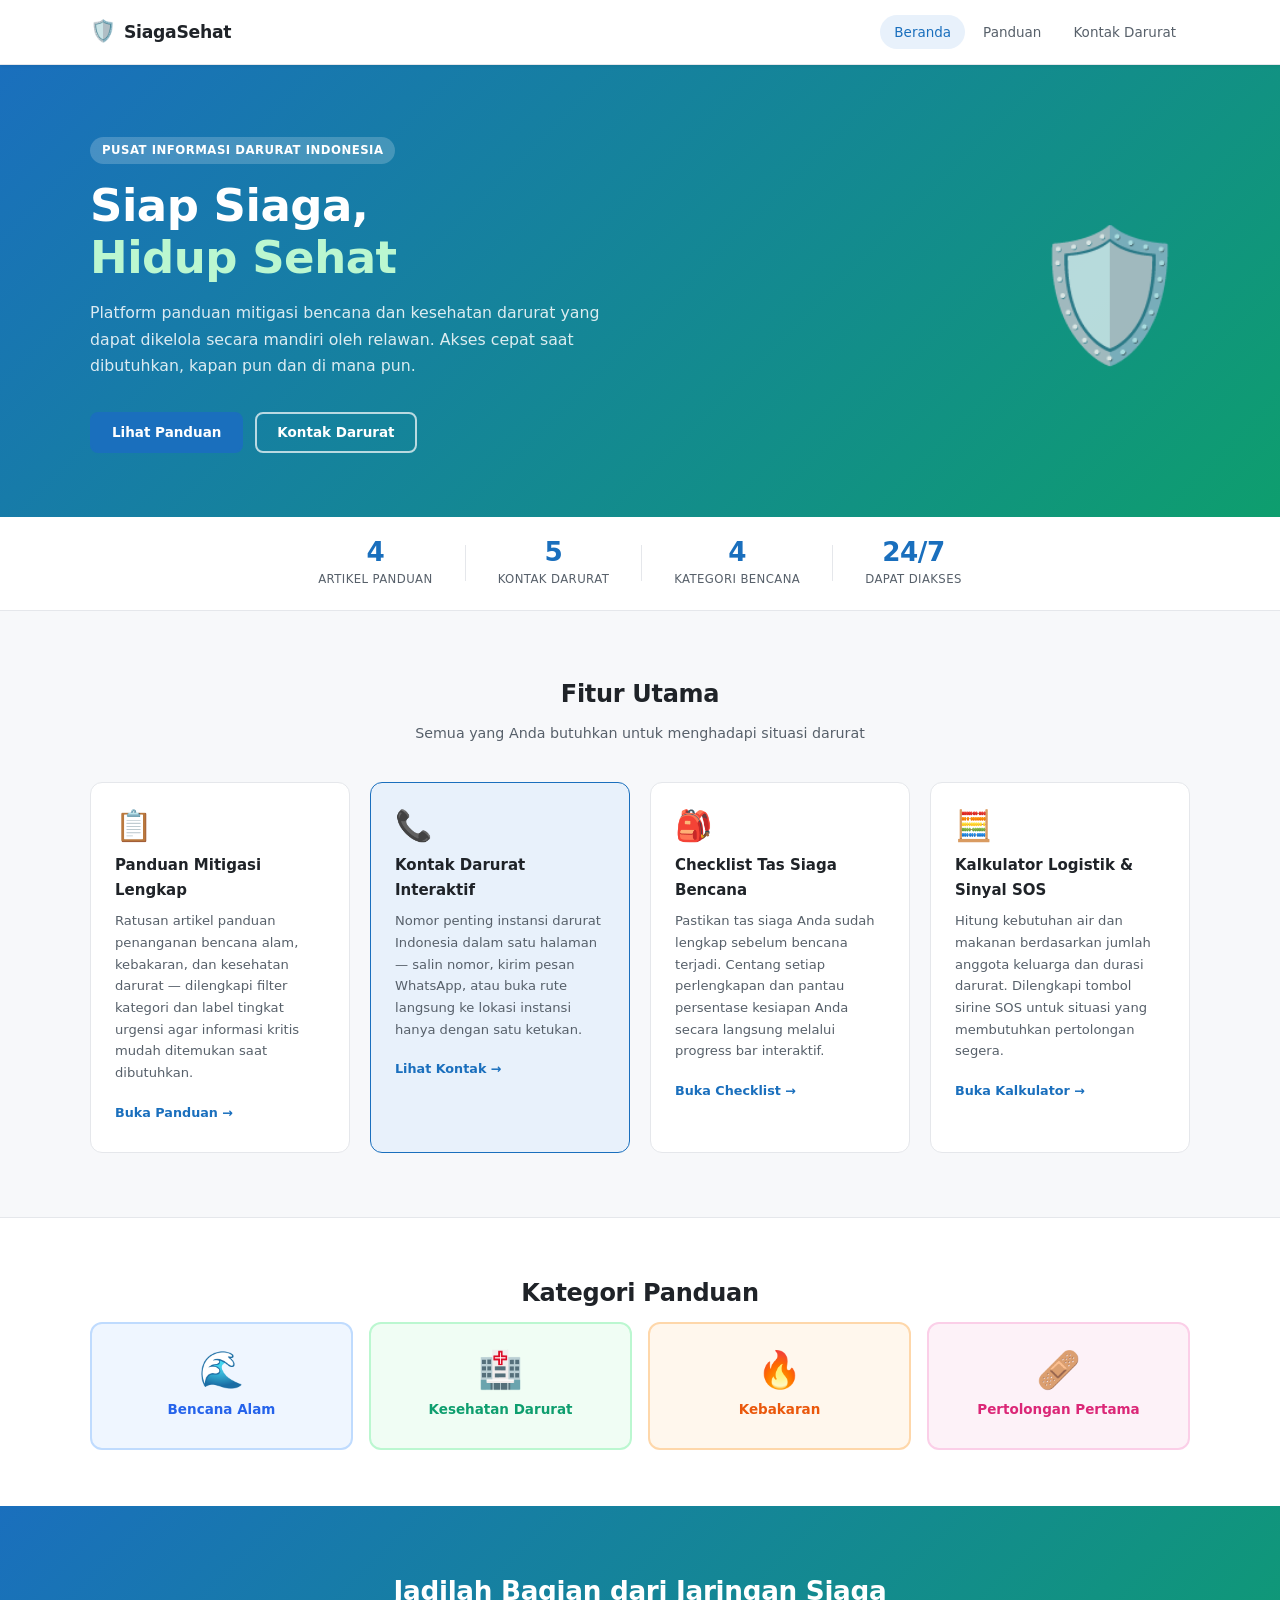
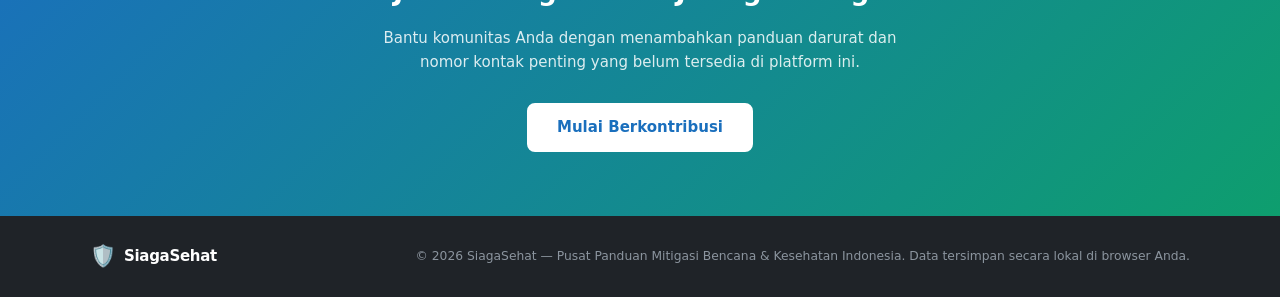
<file: index.html>
<!DOCTYPE html>
<html lang="id">
<head>
  <meta charset="UTF-8" />
  <meta name="viewport" content="width=device-width, initial-scale=1.0" />
  <title>SiagaSehat — Pusat Panduan Mitigasi Bencana &amp; Kesehatan</title>
  <link rel="stylesheet" href="css/style.css" />
  <link rel="stylesheet" href="css/components.css" />
</head>
<body>

  <!-- ===== NAVBAR ===== -->
  <header class="navbar">
    <div class="container navbar__inner">
      <a href="index.html" class="navbar__brand">
        <span class="brand-icon">🛡️</span>
        <span class="brand-name">SiagaSehat</span>
      </a>
      <nav class="navbar__links">
        <a href="index.html" class="nav-link active">Beranda</a>
        <a href="panduan.html" class="nav-link">Panduan</a>
        <a href="kontak.html" class="nav-link">Kontak Darurat</a>
      </nav>
      <button class="navbar__toggle" id="navToggle" aria-label="Buka menu">&#9776;</button>
    </div>
    <nav class="navbar__mobile" id="navMobile">
      <a href="index.html" class="nav-link active">Beranda</a>
      <a href="panduan.html" class="nav-link">Panduan</a>
      <a href="kontak.html" class="nav-link">Kontak Darurat</a>
    </nav>
  </header>

  <!-- ===== HERO ===== -->
  <section class="hero">
    <div class="container hero__inner">
      <div class="hero__text">
        <span class="hero__badge">Pusat Informasi Darurat Indonesia</span>
        <h1 class="hero__title">Siap Siaga,<br /><span class="hero__accent">Hidup Sehat</span></h1>
        <p class="hero__desc">
          Platform panduan mitigasi bencana dan kesehatan darurat yang dapat dikelola
          secara mandiri oleh relawan. Akses cepat saat dibutuhkan, kapan pun dan di mana pun.
        </p>
        <div class="hero__actions">
          <a href="panduan.html" class="btn btn--primary">Lihat Panduan</a>
          <a href="kontak.html" class="btn btn--outline">Kontak Darurat</a>
        </div>
      </div>
      <div class="hero__visual" aria-hidden="true">
        <div class="hero__shield">🛡️</div>
      </div>
    </div>
  </section>

  <!-- ===== STATISTIK ===== -->
  <section class="stats-bar">
    <div class="container stats-bar__inner">
      <div class="stat-item" id="statPanduan">
        <span class="stat-number" id="totalPanduan">0</span>
        <span class="stat-label">Artikel Panduan</span>
      </div>
      <div class="stat-divider"></div>
      <div class="stat-item" id="statKontak">
        <span class="stat-number" id="totalKontak">0</span>
        <span class="stat-label">Kontak Darurat</span>
      </div>
      <div class="stat-divider"></div>
      <div class="stat-item">
        <span class="stat-number">4</span>
        <span class="stat-label">Kategori Bencana</span>
      </div>
      <div class="stat-divider"></div>
      <div class="stat-item">
        <span class="stat-number">24/7</span>
        <span class="stat-label">Dapat Diakses</span>
      </div>
    </div>
  </section>

  <!-- ===== FITUR UTAMA ===== -->
  <section class="features">
    <div class="container">
      <h2 class="section-title">Fitur Utama</h2>
      <p class="section-sub">Semua yang Anda butuhkan untuk menghadapi situasi darurat</p>
      <div class="features__grid">

        <div class="feature-card">
          <div class="feature-card__icon">📋</div>
          <h3 class="feature-card__title">Panduan Mitigasi Lengkap</h3>
          <p class="feature-card__desc">
            Ratusan artikel panduan penanganan bencana alam, kebakaran, dan
            kesehatan darurat — dilengkapi filter kategori dan label tingkat urgensi
            agar informasi kritis mudah ditemukan saat dibutuhkan.
          </p>
          <a href="panduan.html" class="feature-card__link">Buka Panduan &rarr;</a>
        </div>

        <div class="feature-card feature-card--accent">
          <div class="feature-card__icon">📞</div>
          <h3 class="feature-card__title">Kontak Darurat Interaktif</h3>
          <p class="feature-card__desc">
            Nomor penting instansi darurat Indonesia dalam satu halaman — salin
            nomor, kirim pesan WhatsApp, atau buka rute langsung ke lokasi instansi
            hanya dengan satu ketukan.
          </p>
          <a href="kontak.html" class="feature-card__link">Lihat Kontak &rarr;</a>
        </div>

        <div class="feature-card feature-card--interactive" id="cardChecklist">
          <div class="feature-card__icon">🎒</div>
          <h3 class="feature-card__title">Checklist Tas Siaga Bencana</h3>
          <p class="feature-card__desc">
            Pastikan tas siaga Anda sudah lengkap sebelum bencana terjadi.
            Centang setiap perlengkapan dan pantau persentase kesiapan Anda
            secara langsung melalui progress bar interaktif.
          </p>
          <button class="feature-card__link feature-card__link--btn" id="btnBukaChecklist">Buka Checklist &rarr;</button>
        </div>

        <div class="feature-card feature-card--interactive" id="cardKalkulator">
          <div class="feature-card__icon">🧮</div>
          <h3 class="feature-card__title">Kalkulator Logistik &amp; Sinyal SOS</h3>
          <p class="feature-card__desc">
            Hitung kebutuhan air dan makanan berdasarkan jumlah anggota keluarga
            dan durasi darurat. Dilengkapi tombol sirine SOS untuk situasi
            yang membutuhkan pertolongan segera.
          </p>
          <button class="feature-card__link feature-card__link--btn" id="btnBukaKalkulator">Buka Kalkulator &rarr;</button>
        </div>

      </div>
    </div>
  </section>

  <!-- ===== KATEGORI BENCANA ===== -->
  <section class="categories">
    <div class="container">
      <h2 class="section-title">Kategori Panduan</h2>
      <div class="categories__grid">
        <a href="panduan.html?kategori=Bencana+Alam" class="cat-card cat-card--bencana">
          <span class="cat-card__icon">🌊</span>
          <span class="cat-card__label">Bencana Alam</span>
        </a>
        <a href="panduan.html?kategori=Kesehatan+Darurat" class="cat-card cat-card--kesehatan">
          <span class="cat-card__icon">🏥</span>
          <span class="cat-card__label">Kesehatan Darurat</span>
        </a>
        <a href="panduan.html?kategori=Kebakaran" class="cat-card cat-card--kebakaran">
          <span class="cat-card__icon">🔥</span>
          <span class="cat-card__label">Kebakaran</span>
        </a>
        <a href="panduan.html?kategori=Pertolongan+Pertama" class="cat-card cat-card--p3k">
          <span class="cat-card__icon">🩹</span>
          <span class="cat-card__label">Pertolongan Pertama</span>
        </a>
      </div>
    </div>
  </section>

  <!-- ===== CTA ===== -->
  <section class="cta-section">
    <div class="container cta-section__inner">
      <h2 class="cta-section__title">Jadilah Bagian dari Jaringan Siaga</h2>
      <p class="cta-section__desc">
        Bantu komunitas Anda dengan menambahkan panduan darurat dan nomor kontak penting
        yang belum tersedia di platform ini.
      </p>
      <a href="panduan.html" class="btn btn--primary btn--lg">Mulai Berkontribusi</a>
    </div>
  </section>

  <!-- ===== FOOTER ===== -->
  <footer class="footer">
    <div class="container footer__inner">
      <div class="footer__brand">
        <span class="brand-icon">🛡️</span>
        <span class="brand-name">SiagaSehat</span>
      </div>
      <p class="footer__copy">
        &copy; 2026 SiagaSehat — Pusat Panduan Mitigasi Bencana &amp; Kesehatan Indonesia.
        Data tersimpan secara lokal di browser Anda.
      </p>
    </div>
  </footer>

  <!-- ===== MODAL CHECKLIST TAS SIAGA ===== -->
  <div class="modal-overlay" id="modalChecklist" role="dialog" aria-modal="true" aria-labelledby="checklistTitle" hidden>
    <div class="modal modal--wide">
      <div class="modal__header">
        <h2 class="modal__title" id="checklistTitle">🎒 Checklist Tas Siaga Bencana</h2>
        <button class="modal__close" id="btnTutupChecklist" aria-label="Tutup">&times;</button>
      </div>
      <div class="modal__body">

        <!-- Progress Bar -->
        <div class="checklist-progress">
          <div class="checklist-progress__header">
            <span class="checklist-progress__label">Tingkat Kesiapan Anda</span>
            <span class="checklist-progress__pct" id="checklistPct">0%</span>
          </div>
          <div class="checklist-progress__bar" role="progressbar" aria-valuenow="0" aria-valuemin="0" aria-valuemax="100" id="checklistProgressBar">
            <div class="checklist-progress__fill" id="checklistFill"></div>
          </div>
          <p class="checklist-progress__status" id="checklistStatus">Mulai mencentang item untuk melihat kesiapan Anda.</p>
        </div>

        <!-- Tombol Reset -->
        <div style="display:flex; justify-content:flex-end; margin-bottom:12px;">
          <button class="btn btn--ghost btn--sm" id="btnResetChecklist">↺ Reset Semua</button>
        </div>

        <!-- Daftar Item per Kategori -->
        <div class="checklist-groups" id="checklistGroups">
          <!-- Dirender oleh JS -->
        </div>

      </div>
    </div>
  </div>

  <!-- ===== MODAL KALKULATOR LOGISTIK & SOS ===== -->
  <div class="modal-overlay" id="modalKalkulator" role="dialog" aria-modal="true" aria-labelledby="kalkulatorTitle" hidden>
    <div class="modal modal--wide">
      <div class="modal__header">
        <h2 class="modal__title" id="kalkulatorTitle">🧮 Kalkulator Logistik &amp; Sinyal SOS</h2>
        <button class="modal__close" id="btnTutupKalkulator" aria-label="Tutup">&times;</button>
      </div>
      <div class="modal__body">

        <!-- Input -->
        <div class="kalk-inputs">
          <div class="kalk-input-group">
            <label class="form-label" for="kalkAnggota">👨‍👩‍👧‍👦 Jumlah Anggota Keluarga</label>
            <div class="kalk-stepper">
              <button class="kalk-stepper__btn" data-target="kalkAnggota" data-delta="-1" aria-label="Kurangi">−</button>
              <input type="number" id="kalkAnggota" class="kalk-stepper__input" value="4" min="1" max="50" />
              <button class="kalk-stepper__btn" data-target="kalkAnggota" data-delta="1" aria-label="Tambah">+</button>
            </div>
          </div>
          <div class="kalk-input-group">
            <label class="form-label" for="kalkHari">📅 Durasi Darurat (hari)</label>
            <div class="kalk-stepper">
              <button class="kalk-stepper__btn" data-target="kalkHari" data-delta="-1" aria-label="Kurangi">−</button>
              <input type="number" id="kalkHari" class="kalk-stepper__input" value="3" min="1" max="30" />
              <button class="kalk-stepper__btn" data-target="kalkHari" data-delta="1" aria-label="Tambah">+</button>
            </div>
          </div>
        </div>

        <!-- Hasil Kalkulasi -->
        <div class="kalk-results" id="kalkResults">
          <!-- Dirender oleh JS -->
        </div>

        <!-- Catatan Standar WHO -->
        <p class="kalk-note">* Berdasarkan standar WHO: 2–3 liter air minum/orang/hari + 15 liter kebutuhan sanitasi. Kalori: 2.100 kkal/orang/hari.</p>

        <!-- ===== SINYAL SOS ===== -->
        <div class="sos-panel">
          <div class="sos-panel__header">
            <span class="sos-panel__title">🆘 Sinyal SOS Darurat</span>
            <span class="sos-panel__sub">Menggunakan Web Audio API — tidak memerlukan koneksi internet</span>
          </div>
          <div class="sos-panel__controls">
            <button class="sos-btn" id="btnSOS" aria-label="Aktifkan sirine SOS">
              <span class="sos-btn__icon">📢</span>
              <span class="sos-btn__label" id="sosLabel">Aktifkan Sirine SOS</span>
            </button>
            <div class="sos-morse" id="sosMorse" aria-live="polite">
              <span class="sos-dot" id="sosDot1"></span>
              <span class="sos-dot" id="sosDot2"></span>
              <span class="sos-dot" id="sosDot3"></span>
              <span class="sos-dash" id="sosDash1"></span>
              <span class="sos-dash" id="sosDash2"></span>
              <span class="sos-dash" id="sosDash3"></span>
              <span class="sos-dot" id="sosDot4"></span>
              <span class="sos-dot" id="sosDot5"></span>
              <span class="sos-dot" id="sosDot6"></span>
            </div>
          </div>
          <p class="sos-panel__warning">⚠️ Gunakan hanya dalam situasi darurat nyata.</p>
        </div>

      </div>
    </div>
  </div>

  <!-- ===== TOAST ===== -->
  <div id="toastContainer" class="toast-container" aria-live="polite"></div>

  <script src="js/db.js"></script>
  <script src="js/app.js"></script>
  <script>
    // ── Statistik ──────────────────────────────────────────────
    document.getElementById('totalPanduan').textContent = DB.panduan.getAll().length;
    document.getElementById('totalKontak').textContent   = DB.kontak.getAll().length;

    // ══════════════════════════════════════════════════════════════
    // CHECKLIST TAS SIAGA BENCANA
    // ══════════════════════════════════════════════════════════════
    const CHECKLIST_KEY = 'siagasehat_checklist';

    const CHECKLIST_DATA = [
      {
        grup: '💧 Air & Makanan',
        items: [
          'Air minum kemasan (min. 3 liter/orang)',
          'Makanan kaleng atau kemasan tahan lama',
          'Pembuka kaleng & sendok lipat',
          'Tablet pemurni air',
          'Susu formula / MPASI (jika ada bayi)',
        ]
      },
      {
        grup: '🩺 Pertolongan Pertama',
        items: [
          'Kotak P3K lengkap (perban, plester, antiseptik)',
          'Obat-obatan rutin anggota keluarga (min. 7 hari)',
          'Termometer & tensimeter',
          'Masker medis & hand sanitizer',
          'Gunting & pinset medis',
        ]
      },
      {
        grup: '📄 Dokumen Penting',
        items: [
          'KTP & KK (dalam plastik kedap air)',
          'Buku tabungan & kartu ATM',
          'Akta kelahiran & ijazah (salinan)',
          'Polis asuransi kesehatan',
          'Daftar kontak darurat tertulis',
        ]
      },
      {
        grup: '🔦 Peralatan Darurat',
        items: [
          'Senter + baterai cadangan',
          'Radio baterai / hand-crank',
          'Peluit darurat',
          'Poncho hujan / jas hujan',
          'Selimut darurat (emergency blanket)',
          'Tali 10 meter',
          'Pisau lipat multifungsi',
        ]
      },
      {
        grup: '👕 Pakaian & Kebersihan',
        items: [
          'Pakaian ganti (3 hari) untuk tiap anggota',
          'Sepatu karet / boots anti air',
          'Sabun, sikat gigi, pasta gigi',
          'Pembalut / popok (sesuai kebutuhan)',
          'Kantong plastik besar (3–5 buah)',
        ]
      },
      {
        grup: '🔋 Komunikasi & Daya',
        items: [
          'Powerbank berkapasitas besar (terisi penuh)',
          'Kabel charger semua perangkat',
          'Nomor darurat tercetak (tidak bergantung HP)',
          'Peta wilayah cetak',
        ]
      },
    ];

    // Load state dari localStorage
    function loadChecklistState() {
      try { return JSON.parse(localStorage.getItem(CHECKLIST_KEY)) || {}; }
      catch { return {}; }
    }

    function saveChecklistState(state) {
      localStorage.setItem(CHECKLIST_KEY, JSON.stringify(state));
    }

    // Hitung total & yang sudah dicentang
    function hitungProgress(state) {
      const total   = CHECKLIST_DATA.reduce((s, g) => s + g.items.length, 0);
      const checked = Object.values(state).filter(Boolean).length;
      return { total, checked, pct: total ? Math.round((checked / total) * 100) : 0 };
    }

    // Update tampilan progress bar
    function updateProgress(state) {
      const { total, checked, pct } = hitungProgress(state);
      const fill   = document.getElementById('checklistFill');
      const pctEl  = document.getElementById('checklistPct');
      const bar    = document.getElementById('checklistProgressBar');
      const status = document.getElementById('checklistStatus');

      fill.style.width = pct + '%';
      fill.className   = 'checklist-progress__fill' +
        (pct === 100 ? ' checklist-progress__fill--done'
        : pct >= 60  ? ' checklist-progress__fill--good'
        : pct >= 30  ? ' checklist-progress__fill--mid'
        :              '');
      pctEl.textContent = pct + '%';
      bar.setAttribute('aria-valuenow', pct);

      if (pct === 100) {
        status.textContent = '✅ Tas siaga Anda sudah lengkap! Siap menghadapi keadaan darurat.';
        status.style.color = 'var(--color-rendah)';
      } else if (pct >= 60) {
        status.textContent = `✔ ${checked} dari ${total} item — hampir siap, lanjutkan melengkapi tas Anda.`;
        status.style.color = 'var(--color-sedang)';
      } else if (pct > 0) {
        status.textContent = `${checked} dari ${total} item dicentang — masih banyak yang perlu disiapkan.`;
        status.style.color = 'var(--color-text-muted)';
      } else {
        status.textContent = 'Mulai mencentang item untuk melihat kesiapan Anda.';
        status.style.color = 'var(--color-text-muted)';
      }
    }

    // Render seluruh checklist
    function renderChecklist() {
      const state     = loadChecklistState();
      const container = document.getElementById('checklistGroups');
      container.innerHTML = CHECKLIST_DATA.map((grup, gi) => {
        const itemsHtml = grup.items.map((item, ii) => {
          const key     = `g${gi}_i${ii}`;
          const checked = state[key] ? 'checked' : '';
          return `
            <label class="checklist-item ${checked ? 'checklist-item--checked' : ''}">
              <input type="checkbox" class="checklist-cb" data-key="${key}" ${checked} />
              <span class="checklist-item__box"></span>
              <span class="checklist-item__label">${item}</span>
            </label>`;
        }).join('');
        return `
          <div class="checklist-group">
            <h4 class="checklist-group__title">${grup.grup}</h4>
            <div class="checklist-group__items">${itemsHtml}</div>
          </div>`;
      }).join('');

      updateProgress(state);

      // Pasang event listener checkbox
      container.querySelectorAll('.checklist-cb').forEach((cb) => {
        cb.addEventListener('change', () => {
          const st = loadChecklistState();
          st[cb.dataset.key] = cb.checked;
          saveChecklistState(st);
          cb.closest('.checklist-item').classList.toggle('checklist-item--checked', cb.checked);
          updateProgress(st);
        });
      });
    }

    // Tombol buka / tutup checklist
    document.getElementById('btnBukaChecklist').addEventListener('click', () => {
      renderChecklist();
      document.getElementById('modalChecklist').hidden = false;
    });
    document.getElementById('btnTutupChecklist').addEventListener('click', () => {
      document.getElementById('modalChecklist').hidden = true;
    });
    document.getElementById('modalChecklist').addEventListener('click', (e) => {
      if (e.target === document.getElementById('modalChecklist'))
        document.getElementById('modalChecklist').hidden = true;
    });

    // Reset checklist
    document.getElementById('btnResetChecklist').addEventListener('click', () => {
      localStorage.removeItem(CHECKLIST_KEY);
      renderChecklist();
    });

    // ══════════════════════════════════════════════════════════════
    // KALKULATOR LOGISTIK
    // ══════════════════════════════════════════════════════════════
    function hitungLogistik(anggota, hari) {
      // Air: 3 L minum + 15 L sanitasi = 18 L/orang/hari
      const airMinum    = anggota * hari * 3;
      const airSanitasi = anggota * hari * 15;
      const airTotal    = airMinum + airSanitasi;
      // Kalori: 2100 kkal/orang/hari
      const kkalTotal   = anggota * hari * 2100;
      // Estimasi beras (1 kg = ~3600 kkal)
      const berasKg     = (kkalTotal / 3600).toFixed(1);
      // Estimasi kaleng (1 kaleng = ~300 kkal)
      const kalengBtl   = Math.ceil(kkalTotal / 300);
      return { airMinum, airSanitasi, airTotal, kkalTotal, berasKg, kalengBtl };
    }

    function renderKalkulator() {
      const anggota = Math.max(1, parseInt(document.getElementById('kalkAnggota').value) || 1);
      const hari    = Math.max(1, parseInt(document.getElementById('kalkHari').value) || 1);
      const r       = hitungLogistik(anggota, hari);
      document.getElementById('kalkResults').innerHTML = `
        <div class="kalk-grid">
          <div class="kalk-card kalk-card--air">
            <div class="kalk-card__icon">💧</div>
            <div class="kalk-card__val">${r.airMinum} L</div>
            <div class="kalk-card__lbl">Air Minum</div>
          </div>
          <div class="kalk-card kalk-card--sanitasi">
            <div class="kalk-card__icon">🚿</div>
            <div class="kalk-card__val">${r.airSanitasi} L</div>
            <div class="kalk-card__lbl">Air Sanitasi</div>
          </div>
          <div class="kalk-card kalk-card--total">
            <div class="kalk-card__icon">🛢️</div>
            <div class="kalk-card__val">${r.airTotal} L</div>
            <div class="kalk-card__lbl">Total Air</div>
          </div>
          <div class="kalk-card kalk-card--kalori">
            <div class="kalk-card__icon">🍚</div>
            <div class="kalk-card__val">${r.kkalTotal.toLocaleString('id-ID')} kkal</div>
            <div class="kalk-card__lbl">Total Kalori</div>
          </div>
          <div class="kalk-card kalk-card--beras">
            <div class="kalk-card__icon">🌾</div>
            <div class="kalk-card__val">${r.berasKg} kg</div>
            <div class="kalk-card__lbl">Setara Beras</div>
          </div>
          <div class="kalk-card kalk-card--kaleng">
            <div class="kalk-card__icon">🥫</div>
            <div class="kalk-card__val">${r.kalengBtl} kaleng</div>
            <div class="kalk-card__lbl">Setara Makanan Kaleng</div>
          </div>
        </div>
        <p class="kalk-summary">
          Untuk <strong>${anggota} orang</strong> selama <strong>${hari} hari</strong>:
          butuh <strong>${r.airTotal} liter</strong> air dan
          <strong>${r.kkalTotal.toLocaleString('id-ID')} kkal</strong> energi.
        </p>`;
    }

    // Stepper tombol +/−
    document.querySelectorAll('.kalk-stepper__btn').forEach((btn) => {
      btn.addEventListener('click', () => {
        const inp   = document.getElementById(btn.dataset.target);
        const delta = parseInt(btn.dataset.delta);
        const val   = Math.max(parseInt(inp.min) || 1, Math.min(parseInt(inp.max) || 999, (parseInt(inp.value) || 1) + delta));
        inp.value = val;
        renderKalkulator();
      });
    });

    document.getElementById('kalkAnggota').addEventListener('input', renderKalkulator);
    document.getElementById('kalkHari').addEventListener('input', renderKalkulator);

    // Tombol buka / tutup kalkulator
    document.getElementById('btnBukaKalkulator').addEventListener('click', () => {
      renderKalkulator();
      document.getElementById('modalKalkulator').hidden = false;
    });
    document.getElementById('btnTutupKalkulator').addEventListener('click', () => {
      document.getElementById('modalKalkulator').hidden = true;
      stopSOS();
    });
    document.getElementById('modalKalkulator').addEventListener('click', (e) => {
      if (e.target === document.getElementById('modalKalkulator')) {
        document.getElementById('modalKalkulator').hidden = true;
        stopSOS();
      }
    });

    // ══════════════════════════════════════════════════════════════
    // SINYAL SOS — Web Audio API
    // ══════════════════════════════════════════════════════════════
    let _audioCtx    = null;
    let _sosActive   = false;
    let _sosTimeouts = [];
    const SOS_DOTS   = [1,2,3];
    const SOS_DASHES = [1,2,3];

    // Pola Morse SOS: ... --- ... (dot=200ms, dash=600ms, jeda antar=100ms, jeda antar-huruf=400ms)
    function buatNada(ctx, frekuensi, mulai, durasi, volume = 0.4) {
      const osc  = ctx.createOscillator();
      const gain = ctx.createGain();
      osc.connect(gain);
      gain.connect(ctx.destination);
      osc.type      = 'sine';
      osc.frequency.setValueAtTime(frekuensi, mulai);
      gain.gain.setValueAtTime(0, mulai);
      gain.gain.linearRampToValueAtTime(volume, mulai + 0.01);
      gain.gain.setValueAtTime(volume, mulai + durasi - 0.01);
      gain.gain.linearRampToValueAtTime(0, mulai + durasi);
      osc.start(mulai);
      osc.stop(mulai + durasi);
    }

    function animasiMorse(sequence) {
      // sequence: array of {type:'dot'|'dash', idx: 1..3}
      _sosTimeouts.forEach(clearTimeout);
      _sosTimeouts = [];
      const allEls = [
        ...SOS_DOTS.map((_, i)   => document.getElementById(`sosDot${i+1}`)),
        ...SOS_DASHES.map((_, i) => document.getElementById(`sosDash${i+1}`)),
        ...SOS_DOTS.map((_, i)   => document.getElementById(`sosDot${i+4}`)),
      ];
      allEls.forEach((el) => el && el.classList.remove('active'));
    }

    function putar_SOS() {
      if (!_audioCtx) {
        _audioCtx = new (window.AudioContext || window.webkitAudioContext)();
      }
      if (_audioCtx.state === 'suspended') _audioCtx.resume();

      const dot  = 0.18;  // detik
      const dash = 0.54;
      const gap  = 0.09;
      const lgap = 0.36;  // jeda antar huruf
      const freq = 880;   // Hz — frekuensi nada SOS

      // Pola: S(···) O(---) S(···)
      const pola = [
        // S: 3 titik
        { dur: dot,  jeda: gap },
        { dur: dot,  jeda: gap },
        { dur: dot,  jeda: lgap },
        // O: 3 garis
        { dur: dash, jeda: gap },
        { dur: dash, jeda: gap },
        { dur: dash, jeda: lgap },
        // S: 3 titik
        { dur: dot,  jeda: gap },
        { dur: dot,  jeda: gap },
        { dur: dot,  jeda: lgap * 3 }, // jeda antar pengulangan
      ];

      let waktu = _audioCtx.currentTime + 0.05;
      pola.forEach((p) => {
        buatNada(_audioCtx, freq, waktu, p.dur);
        waktu += p.dur + p.jeda;
      });

      // Animasi visual indikator Morse
      const morseEls = [
        document.getElementById('sosDot1'),
        document.getElementById('sosDot2'),
        document.getElementById('sosDot3'),
        document.getElementById('sosDash1'),
        document.getElementById('sosDash2'),
        document.getElementById('sosDash3'),
        document.getElementById('sosDot4'),
        document.getElementById('sosDot5'),
        document.getElementById('sosDot6'),
      ];

      let offsetMs = 60;
      pola.forEach((p, i) => {
        const el = morseEls[i];
        if (!el) return;
        const tid1 = setTimeout(() => el && el.classList.add('active'), offsetMs);
        const tid2 = setTimeout(() => el && el.classList.remove('active'), offsetMs + p.dur * 1000);
        _sosTimeouts.push(tid1, tid2);
        offsetMs += (p.dur + p.jeda) * 1000;
      });

      // Durasi satu siklus penuh
      const totalMs = pola.reduce((s, p) => s + (p.dur + p.jeda) * 1000, 0);
      return totalMs;
    }

    let _sosInterval = null;

    function startSOS() {
      _sosActive = true;
      const btn  = document.getElementById('btnSOS');
      const lbl  = document.getElementById('sosLabel');
      btn.classList.add('sos-btn--active');
      lbl.textContent = 'Hentikan Sirine SOS';

      function siklus() {
        if (!_sosActive) return;
        const durMs = putar_SOS();
        _sosInterval = setTimeout(siklus, durMs);
      }
      siklus();
    }

    function stopSOS() {
      _sosActive = false;
      clearTimeout(_sosInterval);
      _sosTimeouts.forEach(clearTimeout);
      _sosTimeouts = [];
      const btn = document.getElementById('btnSOS');
      const lbl = document.getElementById('sosLabel');
      if (btn) { btn.classList.remove('sos-btn--active'); }
      if (lbl) { lbl.textContent = 'Aktifkan Sirine SOS'; }
      // Matikan semua indikator visual
      document.querySelectorAll('.sos-dot, .sos-dash').forEach((el) => el.classList.remove('active'));
    }

    document.getElementById('btnSOS').addEventListener('click', () => {
      if (_sosActive) { stopSOS(); }
      else            { startSOS(); }
    });

    // Tutup semua modal dari Escape (extend dari app.js)
    document.addEventListener('keydown', (e) => {
      if (e.key !== 'Escape') return;
      const mc = document.getElementById('modalChecklist');
      const mk = document.getElementById('modalKalkulator');
      if (mc && !mc.hidden) mc.hidden = true;
      if (mk && !mk.hidden) { mk.hidden = true; stopSOS(); }
    });

  </script>
</body>
</html>
</file>
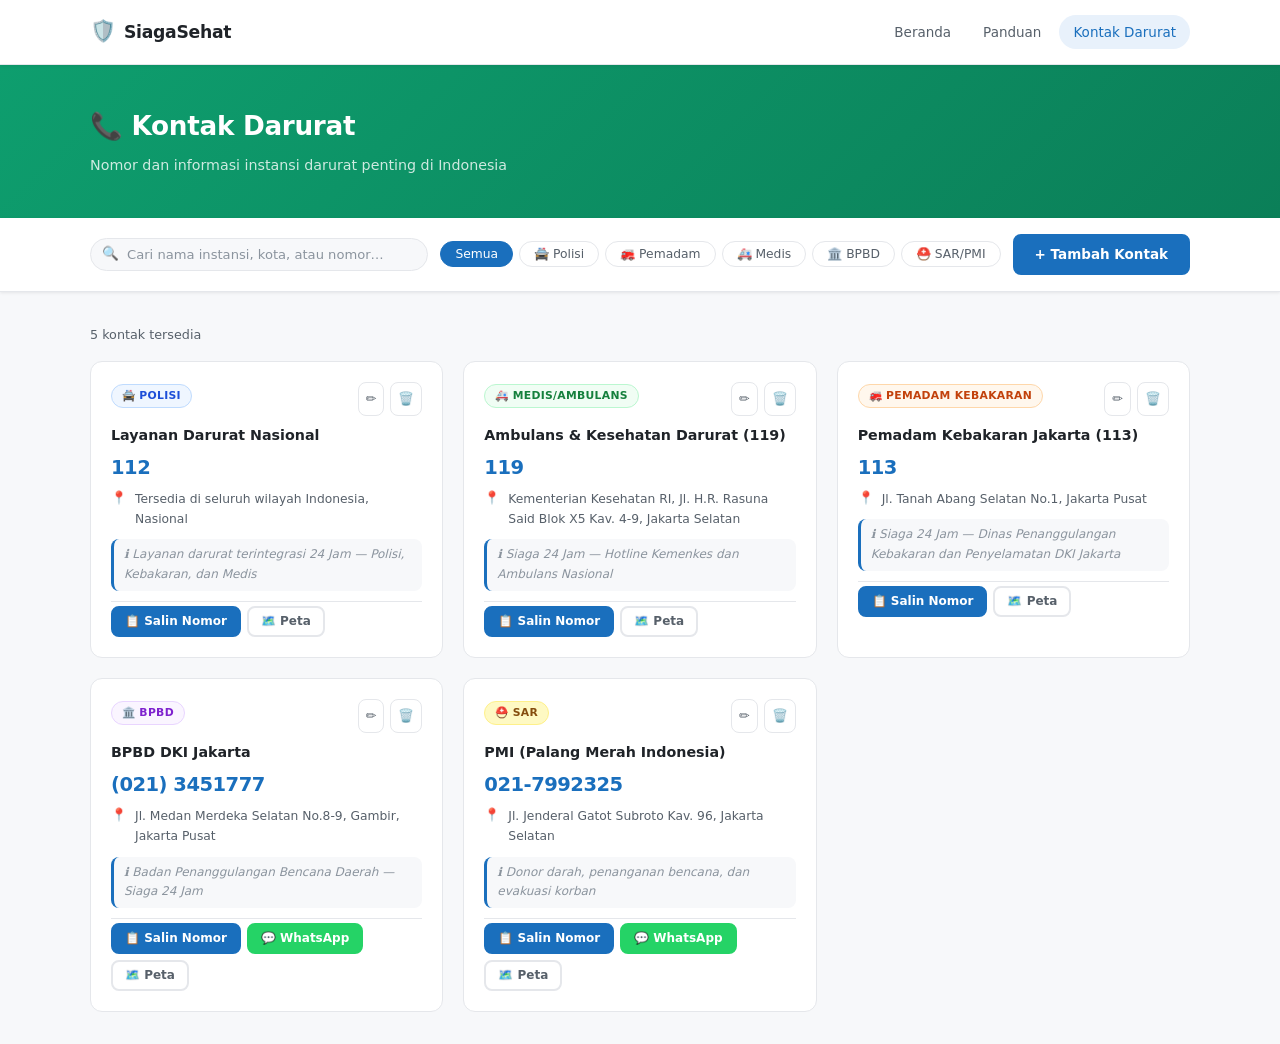
<file: kontak.html>
<!DOCTYPE html>
<html lang="id">
<head>
  <meta charset="UTF-8" />
  <meta name="viewport" content="width=device-width, initial-scale=1.0" />
  <title>Kontak Darurat — SiagaSehat</title>
  <link rel="stylesheet" href="css/style.css" />
  <link rel="stylesheet" href="css/components.css" />
</head>
<body>

  <!-- ===== NAVBAR ===== -->
  <header class="navbar">
    <div class="container navbar__inner">
      <a href="index.html" class="navbar__brand">
        <span class="brand-icon">🛡️</span>
        <span class="brand-name">SiagaSehat</span>
      </a>
      <nav class="navbar__links">
        <a href="index.html" class="nav-link">Beranda</a>
        <a href="panduan.html" class="nav-link">Panduan</a>
        <a href="kontak.html" class="nav-link active">Kontak Darurat</a>
      </nav>
      <button class="navbar__toggle" id="navToggle" aria-label="Buka menu">&#9776;</button>
    </div>
    <nav class="navbar__mobile" id="navMobile">
      <a href="index.html" class="nav-link">Beranda</a>
      <a href="panduan.html" class="nav-link">Panduan</a>
      <a href="kontak.html" class="nav-link active">Kontak Darurat</a>
    </nav>
  </header>

  <!-- ===== PAGE HEADER ===== -->
  <section class="page-header page-header--kontak">
    <div class="container page-header__inner">
      <h1 class="page-header__title">📞 Kontak Darurat</h1>
      <p class="page-header__sub">Nomor dan informasi instansi darurat penting di Indonesia</p>
    </div>
  </section>

  <!-- ===== TOOLBAR ===== -->
  <section class="toolbar">
    <div class="container toolbar__inner">
      <!-- Search -->
      <div class="search-box">
        <span class="search-box__icon">🔍</span>
        <input
          type="search"
          id="searchKontak"
          class="search-box__input"
          placeholder="Cari nama instansi, kota, atau nomor…"
          autocomplete="off"
        />
      </div>
      <!-- Filter Kategori Kontak -->
      <div class="filter-group" id="filterKontak" role="group" aria-label="Filter kategori kontak">
        <button class="filter-btn active" data-filter="semua">Semua</button>
        <button class="filter-btn" data-filter="Polisi">🚔 Polisi</button>
        <button class="filter-btn" data-filter="Pemadam Kebakaran">🚒 Pemadam</button>
        <button class="filter-btn" data-filter="Medis/Ambulans">🚑 Medis</button>
        <button class="filter-btn" data-filter="BPBD">🏛️ BPBD</button>
        <button class="filter-btn" data-filter="SAR">⛑️ SAR/PMI</button>
      </div>
      <!-- Tombol Tambah -->
      <button class="btn btn--primary" id="btnTambahKontak">+ Tambah Kontak</button>
    </div>
  </section>

  <!-- ===== GRID KONTAK ===== -->
  <main class="container page-main">
    <div class="result-info" id="resultInfoKontak"></div>
    <div class="card-grid card-grid--kontak" id="kontakGrid">
      <!-- Kartu kontak dirender oleh kontak.js -->
    </div>
    <div class="empty-state" id="emptyStateKontak" hidden>
      <div class="empty-state__icon">📭</div>
      <h3 class="empty-state__title">Belum ada kontak darurat</h3>
      <p class="empty-state__desc">Klik tombol <strong>"+ Tambah Kontak"</strong> untuk menambahkan kontak pertama.</p>
    </div>
  </main>

  <!-- ===== MODAL FORM KONTAK ===== -->
  <div class="modal-overlay" id="modalKontak" role="dialog" aria-modal="true" aria-labelledby="modalKontakTitle" hidden>
    <div class="modal">
      <div class="modal__header">
        <h2 class="modal__title" id="modalKontakTitle">Tambah Kontak Darurat</h2>
        <button class="modal__close" id="btnCloseModalKontak" aria-label="Tutup modal">&times;</button>
      </div>
      <div class="modal__body">
        <form id="formKontak" novalidate>
          <input type="hidden" id="kontakId" />

          <div class="form-row">
            <div class="form-group form-group--wide">
              <label class="form-label" for="kontakNama">Nama Instansi <span class="required">*</span></label>
              <input type="text" id="kontakNama" class="form-control" placeholder="Contoh: BPBD Provinsi DKI Jakarta" required maxlength="120" />
              <span class="form-error" id="errKontakNama"></span>
            </div>

            <div class="form-group">
              <label class="form-label" for="kontakKategori">Kategori <span class="required">*</span></label>
              <select id="kontakKategori" class="form-control" required>
                <option value="">— Pilih Kategori —</option>
                <option value="Polisi">🚔 Polisi</option>
                <option value="Pemadam Kebakaran">🚒 Pemadam Kebakaran</option>
                <option value="Medis/Ambulans">🚑 Medis/Ambulans</option>
                <option value="BPBD">🏛️ BPBD</option>
                <option value="SAR">⛑️ SAR/PMI</option>
              </select>
              <span class="form-error" id="errKontakKategori"></span>
            </div>
          </div>

          <div class="form-row">
            <div class="form-group">
              <label class="form-label" for="kontakTelepon">Nomor Telepon <span class="required">*</span></label>
              <input type="tel" id="kontakTelepon" class="form-control" placeholder="Contoh: 112 atau 021-5555555" required />
              <span class="form-error" id="errKontakTelepon"></span>
            </div>

            <div class="form-group">
              <label class="form-label" for="kontakWhatsapp">
                Nomor WhatsApp
                <small class="form-hint">(opsional, format: 628xxx)</small>
              </label>
              <input type="tel" id="kontakWhatsapp" class="form-control" placeholder="Contoh: 6281234567890" />
            </div>
          </div>

          <div class="form-row">
            <div class="form-group form-group--wide">
              <label class="form-label" for="kontakAlamat">Alamat Lengkap <span class="required">*</span></label>
              <input type="text" id="kontakAlamat" class="form-control" placeholder="Contoh: Jl. Medan Merdeka Selatan No.8-9" required />
              <span class="form-error" id="errKontakAlamat"></span>
            </div>

            <div class="form-group">
              <label class="form-label" for="kontakKota">Wilayah/Kota <span class="required">*</span></label>
              <input type="text" id="kontakKota" class="form-control" placeholder="Contoh: Jakarta Pusat" required />
              <span class="form-error" id="errKontakKota"></span>
            </div>
          </div>

          <div class="form-group">
            <label class="form-label" for="kontakCatatan">Catatan Operasional <small class="form-hint">(opsional)</small></label>
            <input type="text" id="kontakCatatan" class="form-control" placeholder="Contoh: Siaga 24 Jam / Hanya untuk wilayah DKI Jakarta" maxlength="200" />
          </div>

          <div class="modal__footer">
            <button type="button" class="btn btn--ghost" id="btnCancelKontak">Batal</button>
            <button type="submit" class="btn btn--primary" id="btnSubmitKontak">Simpan Kontak</button>
          </div>
        </form>
      </div>
    </div>
  </div>

  <!-- ===== MODAL KONFIRMASI HAPUS ===== -->
  <div class="modal-overlay" id="modalHapusKontak" role="dialog" aria-modal="true" aria-labelledby="modalHapusKontakTitle" hidden>
    <div class="modal modal--sm">
      <div class="modal__header">
        <h2 class="modal__title modal__title--danger" id="modalHapusKontakTitle">Hapus Kontak?</h2>
        <button class="modal__close" id="btnCloseHapusKontak" aria-label="Tutup">&times;</button>
      </div>
      <div class="modal__body">
        <p>Kontak <strong id="hapusNamaKontak"></strong> akan dihapus secara permanen.</p>
        <div class="modal__footer">
          <button type="button" class="btn btn--ghost" id="btnCancelHapusKontak">Batal</button>
          <button type="button" class="btn btn--danger" id="btnKonfirmasiHapusKontak">Ya, Hapus</button>
        </div>
      </div>
    </div>
  </div>

  <!-- ===== TOAST ===== -->
  <div id="toastContainer" class="toast-container" aria-live="polite"></div>

  <script src="js/db.js"></script>
  <script src="js/app.js"></script>
  <script src="js/kontak.js"></script>
</body>
</html>
</file>
<file: css/style.css>
/* ============================================================
   SiagaSehat — style.css
   Reset · Variabel · Tipografi · Layout · Halaman Utama
   ============================================================ */

/* ---- CSS Custom Properties ---- */
:root {
  /* Warna Brand */
  --color-primary:        #1a6fbd;
  --color-primary-dark:   #145a99;
  --color-primary-light:  #e8f1fb;
  --color-secondary:      #0e9e6e;
  --color-secondary-dark: #0b7f58;

  /* Urgensi */
  --color-tinggi:         #dc2626;
  --color-tinggi-bg:      #fef2f2;
  --color-tinggi-border:  #fca5a5;
  --color-sedang:         #d97706;
  --color-sedang-bg:      #fffbeb;
  --color-sedang-border:  #fcd34d;
  --color-rendah:         #16a34a;
  --color-rendah-bg:      #f0fdf4;
  --color-rendah-border:  #86efac;

  /* Netral */
  --color-bg:             #f7f8fa;
  --color-surface:        #ffffff;
  --color-border:         #e5e7eb;
  --color-text:           #1f2328;
  --color-text-muted:     #57606a;
  --color-text-light:     #8b949e;

  /* Kategori */
  --color-bencana:        #2563eb;
  --color-kesehatan:      #0e9e6e;
  --color-kebakaran:      #ea580c;
  --color-p3k:            #db2777;

  /* Tipografi */
  --font-base:   -apple-system, "Segoe UI", system-ui, sans-serif;
  --font-mono:   "Cascadia Code", "Consolas", monospace;

  /* Spacing */
  --radius-sm:   4px;
  --radius-md:   8px;
  --radius-lg:   12px;
  --radius-xl:   16px;
  --radius-full: 999px;

  --shadow-sm:   0 1px 3px rgba(0,0,0,.08);
  --shadow-md:   0 4px 12px rgba(0,0,0,.10);
  --shadow-lg:   0 8px 24px rgba(0,0,0,.12);

  /* Layout */
  --container-max: 1140px;
  --navbar-h:      64px;
}

/* ---- Reset ---- */
*, *::before, *::after {
  box-sizing: border-box;
  margin: 0;
  padding: 0;
}

html {
  scroll-behavior: smooth;
  font-size: 15px;
}

body {
  font-family: var(--font-base);
  background: var(--color-bg);
  color: var(--color-text);
  line-height: 1.65;
  min-height: 100vh;
  display: flex;
  flex-direction: column;
}

a {
  color: var(--color-primary);
  text-decoration: none;
}

a:hover {
  text-decoration: underline;
}

img {
  display: block;
  max-width: 100%;
  height: auto;
}

button {
  cursor: pointer;
  font-family: inherit;
}

ul, ol {
  list-style: none;
}

/* ---- Container ---- */
.container {
  width: 100%;
  max-width: var(--container-max);
  margin-inline: auto;
  padding-inline: 20px;
}

/* ============================================================
   NAVBAR
   ============================================================ */
.navbar {
  position: sticky;
  top: 0;
  z-index: 100;
  background: var(--color-surface);
  border-bottom: 1px solid var(--color-border);
  box-shadow: var(--shadow-sm);
}

.navbar__inner {
  height: var(--navbar-h);
  display: flex;
  align-items: center;
  gap: 24px;
}

.navbar__brand {
  display: flex;
  align-items: center;
  gap: 8px;
  font-size: 1.15rem;
  font-weight: 700;
  color: var(--color-text);
  text-decoration: none;
  flex-shrink: 0;
}

.navbar__brand:hover {
  text-decoration: none;
  color: var(--color-primary);
}

.brand-icon {
  font-size: 1.4rem;
  line-height: 1;
}

.brand-name {
  letter-spacing: -0.3px;
}

.navbar__links {
  display: flex;
  align-items: center;
  gap: 4px;
  margin-left: auto;
}

.nav-link {
  padding: 6px 14px;
  border-radius: var(--radius-full);
  font-size: 0.9rem;
  font-weight: 500;
  color: var(--color-text-muted);
  transition: background 0.15s, color 0.15s;
  text-decoration: none;
}

.nav-link:hover,
.nav-link.active {
  background: var(--color-primary-light);
  color: var(--color-primary);
  text-decoration: none;
}

.navbar__toggle {
  display: none;
  background: none;
  border: none;
  font-size: 1.4rem;
  color: var(--color-text);
  margin-left: auto;
  padding: 4px 8px;
}

.navbar__mobile {
  display: none;
  flex-direction: column;
  padding: 8px 20px 12px;
  gap: 2px;
  border-top: 1px solid var(--color-border);
}

.navbar__mobile.open {
  display: flex;
}

.navbar__mobile .nav-link {
  border-radius: var(--radius-md);
  padding: 8px 12px;
}

/* ============================================================
   HERO
   ============================================================ */
.hero {
  background: linear-gradient(135deg, #1a6fbd 0%, #0e9e6e 100%);
  color: #fff;
  padding: 72px 0 64px;
  overflow: hidden;
}

.hero__inner {
  display: flex;
  align-items: center;
  gap: 48px;
}

.hero__text {
  flex: 1;
  min-width: 0;
}

.hero__badge {
  display: inline-block;
  background: rgba(255,255,255,.2);
  color: #fff;
  font-size: 0.78rem;
  font-weight: 600;
  letter-spacing: 0.5px;
  text-transform: uppercase;
  padding: 4px 12px;
  border-radius: var(--radius-full);
  margin-bottom: 16px;
}

.hero__title {
  font-size: clamp(2rem, 5vw, 3rem);
  font-weight: 800;
  line-height: 1.15;
  margin-bottom: 16px;
  letter-spacing: -0.5px;
}

.hero__accent {
  color: #bbf7d0;
}

.hero__desc {
  font-size: 1.05rem;
  color: rgba(255,255,255,.85);
  max-width: 520px;
  margin-bottom: 32px;
  line-height: 1.7;
}

.hero__actions {
  display: flex;
  gap: 12px;
  flex-wrap: wrap;
}

.hero__visual {
  flex-shrink: 0;
  display: flex;
  align-items: center;
  justify-content: center;
}

.hero__shield {
  font-size: clamp(5rem, 10vw, 9rem);
  line-height: 1;
  opacity: 0.9;
  animation: float 4s ease-in-out infinite;
}

@keyframes float {
  0%, 100% { transform: translateY(0); }
  50%       { transform: translateY(-12px); }
}

/* ============================================================
   BUTTONS
   ============================================================ */
.btn {
  display: inline-flex;
  align-items: center;
  justify-content: center;
  gap: 6px;
  padding: 9px 20px;
  border-radius: var(--radius-md);
  font-size: 0.9rem;
  font-weight: 600;
  border: 2px solid transparent;
  transition: background 0.15s, color 0.15s, border-color 0.15s, opacity 0.15s;
  white-space: nowrap;
  text-decoration: none;
  line-height: 1.4;
}

.btn:hover { text-decoration: none; }

.btn--primary {
  background: var(--color-primary);
  color: #fff;
  border-color: var(--color-primary);
}
.btn--primary:hover {
  background: var(--color-primary-dark);
  border-color: var(--color-primary-dark);
  color: #fff;
}

.btn--outline {
  background: transparent;
  color: #fff;
  border-color: rgba(255,255,255,.7);
}
.btn--outline:hover {
  background: rgba(255,255,255,.12);
  color: #fff;
}

.btn--ghost {
  background: transparent;
  color: var(--color-text-muted);
  border-color: var(--color-border);
}
.btn--ghost:hover {
  background: var(--color-bg);
  color: var(--color-text);
}

.btn--danger {
  background: var(--color-tinggi);
  color: #fff;
  border-color: var(--color-tinggi);
}
.btn--danger:hover {
  background: #b91c1c;
  border-color: #b91c1c;
  color: #fff;
}

.btn--sm {
  padding: 5px 12px;
  font-size: 0.8rem;
}

.btn--lg {
  padding: 12px 28px;
  font-size: 1rem;
}

.btn--icon {
  padding: 7px;
  border-radius: var(--radius-md);
  border: 1px solid var(--color-border);
  background: var(--color-surface);
  color: var(--color-text-muted);
  font-size: 0.85rem;
}
.btn--icon:hover {
  background: var(--color-bg);
  color: var(--color-text);
}

/* ============================================================
   STATS BAR
   ============================================================ */
.stats-bar {
  background: var(--color-surface);
  border-bottom: 1px solid var(--color-border);
}

.stats-bar__inner {
  display: flex;
  align-items: center;
  justify-content: center;
  gap: 0;
  padding-block: 20px;
}

.stat-item {
  display: flex;
  flex-direction: column;
  align-items: center;
  padding-inline: 32px;
  gap: 2px;
}

.stat-number {
  font-size: 1.75rem;
  font-weight: 800;
  color: var(--color-primary);
  letter-spacing: -0.5px;
  line-height: 1.2;
}

.stat-label {
  font-size: 0.78rem;
  color: var(--color-text-muted);
  font-weight: 500;
  text-transform: uppercase;
  letter-spacing: 0.4px;
}

.stat-divider {
  width: 1px;
  height: 36px;
  background: var(--color-border);
  flex-shrink: 0;
}

/* ============================================================
   SECTION TYPOGRAPHY
   ============================================================ */
.section-title {
  font-size: 1.6rem;
  font-weight: 800;
  letter-spacing: -0.3px;
  color: var(--color-text);
  text-align: center;
  margin-bottom: 8px;
}

.section-sub {
  text-align: center;
  color: var(--color-text-muted);
  font-size: 0.95rem;
  margin-bottom: 36px;
}

/* ============================================================
   FEATURES
   ============================================================ */
.features {
  padding: 64px 0;
  background: var(--color-bg);
}

.features__grid {
  display: grid;
  grid-template-columns: repeat(auto-fit, minmax(240px, 1fr));
  gap: 20px;
}

.feature-card {
  background: var(--color-surface);
  border: 1px solid var(--color-border);
  border-radius: var(--radius-lg);
  padding: 28px 24px;
  transition: box-shadow 0.2s, border-color 0.2s;
}

.feature-card:hover {
  box-shadow: var(--shadow-md);
  border-color: var(--color-primary);
}

.feature-card--accent {
  background: var(--color-primary-light);
  border-color: var(--color-primary);
}

.feature-card__icon {
  font-size: 2rem;
  margin-bottom: 12px;
  line-height: 1;
}

.feature-card__title {
  font-size: 1rem;
  font-weight: 700;
  margin-bottom: 8px;
  color: var(--color-text);
}

.feature-card__desc {
  font-size: 0.875rem;
  color: var(--color-text-muted);
  line-height: 1.65;
  margin-bottom: 16px;
}

.feature-card__link {
  font-size: 0.85rem;
  font-weight: 600;
  color: var(--color-primary);
}

.feature-card__link--muted {
  color: var(--color-secondary);
  cursor: default;
}

/* ============================================================
   CATEGORIES
   ============================================================ */
.categories {
  padding: 56px 0;
  background: var(--color-surface);
  border-top: 1px solid var(--color-border);
}

.categories__grid {
  display: grid;
  grid-template-columns: repeat(4, 1fr);
  gap: 16px;
}

.cat-card {
  display: flex;
  flex-direction: column;
  align-items: center;
  gap: 10px;
  padding: 28px 20px;
  border-radius: var(--radius-lg);
  border: 2px solid transparent;
  font-weight: 600;
  font-size: 0.9rem;
  transition: transform 0.2s, box-shadow 0.2s;
  text-decoration: none;
}

.cat-card:hover {
  transform: translateY(-4px);
  box-shadow: var(--shadow-md);
  text-decoration: none;
}

.cat-card__icon {
  font-size: 2.4rem;
  line-height: 1;
}

.cat-card--bencana  { background: #eff6ff; color: var(--color-bencana);   border-color: #bfdbfe; }
.cat-card--kesehatan{ background: #f0fdf4; color: var(--color-kesehatan); border-color: #bbf7d0; }
.cat-card--kebakaran{ background: #fff7ed; color: var(--color-kebakaran); border-color: #fed7aa; }
.cat-card--p3k      { background: #fdf2f8; color: var(--color-p3k);       border-color: #fbcfe8; }

/* ============================================================
   CTA SECTION
   ============================================================ */
.cta-section {
  background: linear-gradient(135deg, #1a6fbd 0%, #0e9e6e 100%);
  padding: 64px 0;
  text-align: center;
  color: #fff;
}

.cta-section__title {
  font-size: 1.75rem;
  font-weight: 800;
  margin-bottom: 12px;
  letter-spacing: -0.3px;
}

.cta-section__desc {
  color: rgba(255,255,255,.85);
  font-size: 1rem;
  max-width: 540px;
  margin: 0 auto 28px;
  line-height: 1.65;
}

.cta-section .btn--primary {
  background: #fff;
  color: var(--color-primary);
  border-color: #fff;
}
.cta-section .btn--primary:hover {
  background: #f0f9ff;
}

/* ============================================================
   FOOTER
   ============================================================ */
.footer {
  margin-top: auto;
  background: var(--color-text);
  color: #cdd1d7;
  padding: 28px 0;
}

.footer__inner {
  display: flex;
  align-items: center;
  justify-content: space-between;
  gap: 16px;
  flex-wrap: wrap;
}

.footer__brand {
  display: flex;
  align-items: center;
  gap: 8px;
  font-weight: 700;
  color: #fff;
  font-size: 1rem;
}

.footer__copy {
  font-size: 0.82rem;
  color: #8b949e;
  text-align: right;
}

/* ============================================================
   PAGE HEADER (panduan.html / kontak.html)
   ============================================================ */
.page-header {
  background: linear-gradient(135deg, #1a6fbd 0%, #145a99 100%);
  color: #fff;
  padding: 40px 0;
}

.page-header--kontak {
  background: linear-gradient(135deg, #0e9e6e 0%, #0b7f58 100%);
}

.page-header__inner {
  display: flex;
  flex-direction: column;
  align-items: flex-start;
  gap: 6px;
}

.page-header__title {
  font-size: 1.75rem;
  font-weight: 800;
  letter-spacing: -0.3px;
}

.page-header__sub {
  color: rgba(255,255,255,.8);
  font-size: 0.95rem;
}

/* ============================================================
   TOOLBAR
   ============================================================ */
.toolbar {
  background: var(--color-surface);
  border-bottom: 1px solid var(--color-border);
  padding: 16px 0;
  position: sticky;
  top: var(--navbar-h);
  z-index: 90;
  box-shadow: var(--shadow-sm);
}

.toolbar__inner {
  display: flex;
  align-items: center;
  gap: 12px;
  flex-wrap: wrap;
}

/* ============================================================
   PAGE MAIN
   ============================================================ */
.page-main {
  flex: 1;
  padding-block: 32px;
}

.result-info {
  font-size: 0.85rem;
  color: var(--color-text-muted);
  margin-bottom: 16px;
  min-height: 1.2em;
}

/* ============================================================
   RESPONSIVE
   ============================================================ */
@media (max-width: 768px) {
  .navbar__links { display: none; }
  .navbar__toggle { display: block; }

  .hero { padding: 48px 0 40px; }
  .hero__inner { flex-direction: column; gap: 24px; text-align: center; }
  .hero__desc { margin-inline: auto; }
  .hero__actions { justify-content: center; }
  .hero__visual { order: -1; }
  .hero__shield { font-size: 5rem; }

  .stats-bar__inner { flex-wrap: wrap; gap: 16px; padding-inline: 16px; }
  .stat-divider { display: none; }
  .stat-item { flex: 1 1 calc(50% - 8px); }

  .categories__grid { grid-template-columns: repeat(2, 1fr); }

  .toolbar__inner { gap: 8px; }

  .footer__inner { flex-direction: column; align-items: flex-start; }
  .footer__copy  { text-align: left; }
}

@media (max-width: 480px) {
  .categories__grid { grid-template-columns: 1fr 1fr; gap: 10px; }
  .hero__title { font-size: 1.75rem; }
  .section-title { font-size: 1.3rem; }
}
</file>
<file: css/components.css>
/* ============================================================
   SiagaSehat — components.css
   Search · Filter · Card Grid · Kartu Panduan · Kartu Kontak
   Badge Urgensi · Modal · Form · Toast · Empty State
   ============================================================ */

/* ============================================================
   SEARCH BOX
   ============================================================ */
.search-box {
  position: relative;
  flex: 1;
  min-width: 180px;
  max-width: 340px;
}

.search-box__icon {
  position: absolute;
  left: 12px;
  top: 50%;
  transform: translateY(-50%);
  font-size: 0.9rem;
  pointer-events: none;
  line-height: 1;
}

.search-box__input {
  width: 100%;
  padding: 8px 12px 8px 36px;
  border: 1px solid var(--color-border);
  border-radius: var(--radius-full);
  font-size: 0.875rem;
  font-family: inherit;
  color: var(--color-text);
  background: var(--color-bg);
  outline: none;
  transition: border-color 0.15s, box-shadow 0.15s;
}

.search-box__input:focus {
  border-color: var(--color-primary);
  box-shadow: 0 0 0 3px var(--color-primary-light);
  background: var(--color-surface);
}

.search-box__input::placeholder {
  color: var(--color-text-light);
}

/* ============================================================
   FILTER BUTTONS
   ============================================================ */
.filter-group {
  display: flex;
  align-items: center;
  gap: 6px;
  flex-wrap: wrap;
}

.filter-btn {
  padding: 5px 14px;
  border-radius: var(--radius-full);
  border: 1px solid var(--color-border);
  background: var(--color-surface);
  color: var(--color-text-muted);
  font-size: 0.82rem;
  font-weight: 500;
  transition: background 0.15s, color 0.15s, border-color 0.15s;
  white-space: nowrap;
}

.filter-btn:hover {
  background: var(--color-primary-light);
  color: var(--color-primary);
  border-color: var(--color-primary);
}

.filter-btn.active {
  background: var(--color-primary);
  color: #fff;
  border-color: var(--color-primary);
}

/* ============================================================
   CARD GRID
   ============================================================ */
.card-grid {
  display: grid;
  grid-template-columns: repeat(auto-fill, minmax(300px, 1fr));
  gap: 20px;
}

.card-grid--kontak {
  grid-template-columns: repeat(auto-fill, minmax(320px, 1fr));
}

/* ============================================================
   KARTU PANDUAN
   ============================================================ */
.panduan-card {
  background: var(--color-surface);
  border: 1px solid var(--color-border);
  border-radius: var(--radius-lg);
  overflow: hidden;
  display: flex;
  flex-direction: column;
  transition: box-shadow 0.2s, border-color 0.2s, transform 0.2s;
  cursor: pointer;
}

.panduan-card:hover {
  box-shadow: var(--shadow-md);
  border-color: var(--color-primary);
  transform: translateY(-2px);
}

.panduan-card__img {
  width: 100%;
  height: 160px;
  object-fit: cover;
  background: var(--color-bg);
  flex-shrink: 0;
}

.panduan-card__img--placeholder {
  display: flex;
  align-items: center;
  justify-content: center;
  font-size: 3rem;
  background: var(--color-bg);
  height: 160px;
  color: var(--color-text-light);
}

.panduan-card__body {
  padding: 16px;
  flex: 1;
  display: flex;
  flex-direction: column;
  gap: 8px;
}

.panduan-card__meta {
  display: flex;
  align-items: center;
  gap: 8px;
  flex-wrap: wrap;
}

.panduan-card__title {
  font-size: 1rem;
  font-weight: 700;
  color: var(--color-text);
  line-height: 1.4;
  flex: 1;
}

.panduan-card__excerpt {
  font-size: 0.84rem;
  color: var(--color-text-muted);
  line-height: 1.6;
  display: -webkit-box;
  -webkit-line-clamp: 3;
  -webkit-box-orient: vertical;
  overflow: hidden;
}

.panduan-card__tags {
  display: flex;
  flex-wrap: wrap;
  gap: 4px;
  margin-top: auto;
  padding-top: 4px;
}

.tag-chip {
  display: inline-block;
  padding: 2px 8px;
  border-radius: var(--radius-full);
  font-size: 0.72rem;
  font-weight: 500;
  background: var(--color-bg);
  color: var(--color-text-muted);
  border: 1px solid var(--color-border);
}

.panduan-card__footer {
  padding: 10px 16px;
  border-top: 1px solid var(--color-border);
  display: flex;
  align-items: center;
  justify-content: space-between;
  gap: 8px;
  background: #fafbfc;
}

.panduan-card__date {
  font-size: 0.75rem;
  color: var(--color-text-light);
}

.panduan-card__actions {
  display: flex;
  gap: 6px;
}

/* ============================================================
   BADGE URGENSI
   ============================================================ */
.badge {
  display: inline-flex;
  align-items: center;
  gap: 4px;
  padding: 2px 10px;
  border-radius: var(--radius-full);
  font-size: 0.72rem;
  font-weight: 700;
  letter-spacing: 0.3px;
  text-transform: uppercase;
  border: 1px solid;
  white-space: nowrap;
}

.badge--tinggi {
  background: var(--color-tinggi-bg);
  color: var(--color-tinggi);
  border-color: var(--color-tinggi-border);
}

.badge--sedang {
  background: var(--color-sedang-bg);
  color: var(--color-sedang);
  border-color: var(--color-sedang-border);
}

.badge--rendah {
  background: var(--color-rendah-bg);
  color: var(--color-rendah);
  border-color: var(--color-rendah-border);
}

/* Badge Kategori (warna per tipe) */
.badge--kategori {
  font-size: 0.72rem;
  font-weight: 600;
  padding: 2px 10px;
  border-radius: var(--radius-full);
  border: 1px solid;
}

.badge--bencana   { background:#eff6ff; color:var(--color-bencana);   border-color:#bfdbfe; }
.badge--kesehatan { background:#f0fdf4; color:var(--color-kesehatan); border-color:#bbf7d0; }
.badge--kebakaran { background:#fff7ed; color:var(--color-kebakaran); border-color:#fed7aa; }
.badge--p3k       { background:#fdf2f8; color:var(--color-p3k);       border-color:#fbcfe8; }

/* Badge Kategori Kontak */
.badge--polisi    { background:#eff6ff; color:#1d4ed8; border-color:#bfdbfe; }
.badge--pemadam   { background:#fff7ed; color:#c2410c; border-color:#fed7aa; }
.badge--medis     { background:#f0fdf4; color:#15803d; border-color:#bbf7d0; }
.badge--bpbd      { background:#faf5ff; color:#7e22ce; border-color:#e9d5ff; }
.badge--sar       { background:#fef9c3; color:#854d0e; border-color:#fef08a; }

/* ============================================================
   KARTU KONTAK
   ============================================================ */
.kontak-card {
  background: var(--color-surface);
  border: 1px solid var(--color-border);
  border-radius: var(--radius-lg);
  padding: 20px;
  display: flex;
  flex-direction: column;
  gap: 10px;
  transition: box-shadow 0.2s, border-color 0.2s;
}

.kontak-card:hover {
  box-shadow: var(--shadow-md);
  border-color: var(--color-secondary);
}

.kontak-card__header {
  display: flex;
  align-items: flex-start;
  justify-content: space-between;
  gap: 8px;
}

.kontak-card__nama {
  font-size: 0.95rem;
  font-weight: 700;
  color: var(--color-text);
  line-height: 1.4;
}

.kontak-card__telepon {
  font-size: 1.3rem;
  font-weight: 800;
  color: var(--color-primary);
  letter-spacing: -0.5px;
  line-height: 1.2;
}

.kontak-card__detail {
  display: flex;
  flex-direction: column;
  gap: 4px;
}

.kontak-card__row {
  display: flex;
  align-items: flex-start;
  gap: 8px;
  font-size: 0.82rem;
  color: var(--color-text-muted);
}

.kontak-card__row-icon {
  flex-shrink: 0;
  font-size: 0.85rem;
  line-height: 1.4;
}

.kontak-card__catatan {
  font-size: 0.8rem;
  font-style: italic;
  color: var(--color-text-light);
  background: var(--color-bg);
  border-radius: var(--radius-md);
  padding: 6px 10px;
  border-left: 3px solid var(--color-primary);
}

.kontak-card__actions {
  display: flex;
  gap: 6px;
  flex-wrap: wrap;
  padding-top: 4px;
  border-top: 1px solid var(--color-border);
}

.kontak-card__edit-actions {
  display: flex;
  gap: 6px;
  margin-left: auto;
}

/* ============================================================
   MODAL
   ============================================================ */
.modal-overlay {
  position: fixed;
  inset: 0;
  background: rgba(0, 0, 0, 0.45);
  z-index: 200;
  display: flex;
  align-items: center;
  justify-content: center;
  padding: 16px;
  overflow-y: auto;
  backdrop-filter: blur(2px);
}

.modal-overlay[hidden] {
  display: none;
}

.modal {
  background: var(--color-surface);
  border-radius: var(--radius-xl);
  width: 100%;
  max-width: 580px;
  max-height: 90vh;
  overflow-y: auto;
  box-shadow: var(--shadow-lg);
  animation: modalIn 0.2s ease;
}

.modal--sm {
  max-width: 400px;
}

.modal--wide {
  max-width: 700px;
}

@keyframes modalIn {
  from { opacity: 0; transform: scale(0.96) translateY(8px); }
  to   { opacity: 1; transform: scale(1) translateY(0); }
}

.modal__header {
  display: flex;
  align-items: center;
  justify-content: space-between;
  padding: 20px 24px 16px;
  border-bottom: 1px solid var(--color-border);
  position: sticky;
  top: 0;
  background: var(--color-surface);
  z-index: 1;
  border-radius: var(--radius-xl) var(--radius-xl) 0 0;
}

.modal__title {
  font-size: 1.1rem;
  font-weight: 700;
}

.modal__title--danger {
  color: var(--color-tinggi);
}

.modal__close {
  background: none;
  border: none;
  font-size: 1.5rem;
  color: var(--color-text-muted);
  line-height: 1;
  padding: 2px 6px;
  border-radius: var(--radius-md);
  transition: background 0.15s, color 0.15s;
}

.modal__close:hover {
  background: var(--color-bg);
  color: var(--color-text);
}

.modal__body {
  padding: 20px 24px;
}

.modal__footer {
  display: flex;
  justify-content: flex-end;
  gap: 10px;
  padding-top: 20px;
  border-top: 1px solid var(--color-border);
  margin-top: 20px;
}

/* ===== Modal Detail Panduan ===== */
.detail-img {
  width: 100%;
  max-height: 280px;
  object-fit: cover;
  border-radius: var(--radius-md);
  margin-bottom: 16px;
}

.detail-meta {
  display: flex;
  align-items: center;
  gap: 8px;
  flex-wrap: wrap;
  margin-bottom: 12px;
}

.detail-title {
  font-size: 1.3rem;
  font-weight: 800;
  color: var(--color-text);
  margin-bottom: 8px;
  line-height: 1.35;
}

.detail-tags {
  display: flex;
  flex-wrap: wrap;
  gap: 6px;
  margin-bottom: 16px;
}

.detail-isi {
  font-size: 0.9rem;
  color: var(--color-text);
  line-height: 1.8;
  white-space: pre-wrap;
  background: var(--color-bg);
  border-radius: var(--radius-md);
  padding: 16px;
  border: 1px solid var(--color-border);
}

.detail-date {
  font-size: 0.78rem;
  color: var(--color-text-light);
  text-align: right;
  margin-top: 12px;
}

/* ============================================================
   FORM
   ============================================================ */
.form-group {
  display: flex;
  flex-direction: column;
  gap: 5px;
  margin-bottom: 16px;
}

.form-group--wide {
  flex: 2;
}

.form-row {
  display: grid;
  grid-template-columns: 1fr 1fr;
  gap: 16px;
}

.form-label {
  font-size: 0.85rem;
  font-weight: 600;
  color: var(--color-text);
}

.form-hint {
  font-weight: 400;
  color: var(--color-text-muted);
}

.required {
  color: var(--color-tinggi);
}

.form-control {
  padding: 9px 12px;
  border: 1px solid var(--color-border);
  border-radius: var(--radius-md);
  font-size: 0.875rem;
  font-family: inherit;
  color: var(--color-text);
  background: var(--color-surface);
  outline: none;
  transition: border-color 0.15s, box-shadow 0.15s;
  width: 100%;
}

.form-control:focus {
  border-color: var(--color-primary);
  box-shadow: 0 0 0 3px var(--color-primary-light);
}

.form-control.is-invalid {
  border-color: var(--color-tinggi);
  box-shadow: 0 0 0 3px var(--color-tinggi-bg);
}

.form-control--textarea {
  resize: vertical;
  min-height: 150px;
  line-height: 1.65;
}

select.form-control {
  appearance: none;
  background-image: url("data:image/svg+xml,%3Csvg xmlns='http://www.w3.org/2000/svg' width='12' height='8' viewBox='0 0 12 8'%3E%3Cpath d='M1 1l5 5 5-5' stroke='%2357606a' stroke-width='1.5' fill='none' stroke-linecap='round'/%3E%3C/svg%3E");
  background-repeat: no-repeat;
  background-position: right 12px center;
  padding-right: 36px;
  cursor: pointer;
}

.form-error {
  font-size: 0.78rem;
  color: var(--color-tinggi);
  min-height: 1.1em;
  display: block;
}

/* ============================================================
   TOAST NOTIFICATIONS
   ============================================================ */
.toast-container {
  position: fixed;
  bottom: 24px;
  right: 24px;
  z-index: 999;
  display: flex;
  flex-direction: column;
  gap: 10px;
  pointer-events: none;
}

.toast {
  display: flex;
  align-items: center;
  gap: 10px;
  padding: 12px 18px;
  border-radius: var(--radius-md);
  font-size: 0.875rem;
  font-weight: 500;
  box-shadow: var(--shadow-lg);
  pointer-events: auto;
  animation: toastIn 0.25s ease;
  max-width: 320px;
  min-width: 200px;
  border-left: 4px solid;
}

@keyframes toastIn {
  from { opacity: 0; transform: translateX(20px); }
  to   { opacity: 1; transform: translateX(0); }
}

.toast--success {
  background: var(--color-rendah-bg);
  color: var(--color-rendah);
  border-color: var(--color-rendah);
}

.toast--error {
  background: var(--color-tinggi-bg);
  color: var(--color-tinggi);
  border-color: var(--color-tinggi);
}

.toast--info {
  background: var(--color-primary-light);
  color: var(--color-primary);
  border-color: var(--color-primary);
}

.toast__icon {
  font-size: 1.1rem;
  flex-shrink: 0;
}

.toast.fade-out {
  animation: toastOut 0.3s ease forwards;
}

@keyframes toastOut {
  to { opacity: 0; transform: translateX(20px); }
}

/* ============================================================
   EMPTY STATE
   ============================================================ */
.empty-state {
  text-align: center;
  padding: 64px 24px;
  color: var(--color-text-muted);
}

.empty-state__icon {
  font-size: 3.5rem;
  margin-bottom: 16px;
  line-height: 1;
}

.empty-state__title {
  font-size: 1.1rem;
  font-weight: 700;
  color: var(--color-text);
  margin-bottom: 8px;
}

.empty-state__desc {
  font-size: 0.875rem;
  line-height: 1.65;
  max-width: 320px;
  margin-inline: auto;
}

/* ============================================================
   RESPONSIVE COMPONENTS
   ============================================================ */
@media (max-width: 640px) {
  .form-row {
    grid-template-columns: 1fr;
    gap: 0;
  }

  .modal {
    border-radius: var(--radius-lg);
  }

  .modal__body {
    padding: 16px;
  }

  .modal__header {
    padding: 16px;
  }

  .kontak-card__actions {
    flex-direction: column;
  }

  .toast-container {
    bottom: 12px;
    right: 12px;
    left: 12px;
  }

  .toast {
    max-width: 100%;
  }
}

@media (max-width: 768px) {
  .card-grid,
  .card-grid--kontak {
    grid-template-columns: 1fr;
  }

  .search-box {
    max-width: 100%;
    width: 100%;
  }

  .toolbar__inner {
    flex-direction: column;
    align-items: stretch;
  }

  .toolbar__inner .btn {
    width: 100%;
    justify-content: center;
  }
}

/* ============================================================
   FEATURE CARD — Interactive variant
   ============================================================ */
.feature-card--interactive {
  cursor: pointer;
  border-color: var(--color-border);
}

.feature-card--interactive:hover {
  border-color: var(--color-secondary);
  box-shadow: var(--shadow-md);
}

.feature-card__link--btn {
  display: inline-block;
  background: none;
  border: none;
  padding: 0;
  font-size: 0.85rem;
  font-weight: 600;
  color: var(--color-primary);
  font-family: inherit;
  cursor: pointer;
  text-align: left;
}

.feature-card__link--btn:hover {
  text-decoration: underline;
  color: var(--color-primary-dark);
}

/* ============================================================
   CHECKLIST TAS SIAGA
   ============================================================ */

/* -- Progress Bar -- */
.checklist-progress {
  background: var(--color-bg);
  border: 1px solid var(--color-border);
  border-radius: var(--radius-lg);
  padding: 16px 20px;
  margin-bottom: 16px;
}

.checklist-progress__header {
  display: flex;
  justify-content: space-between;
  align-items: center;
  margin-bottom: 10px;
}

.checklist-progress__label {
  font-size: 0.875rem;
  font-weight: 600;
  color: var(--color-text);
}

.checklist-progress__pct {
  font-size: 1.1rem;
  font-weight: 800;
  color: var(--color-primary);
  min-width: 3.5ch;
  text-align: right;
}

.checklist-progress__bar {
  width: 100%;
  height: 12px;
  background: var(--color-border);
  border-radius: var(--radius-full);
  overflow: hidden;
  margin-bottom: 10px;
}

.checklist-progress__fill {
  height: 100%;
  width: 0%;
  background: var(--color-text-light);
  border-radius: var(--radius-full);
  transition: width 0.4s ease, background 0.4s ease;
}

.checklist-progress__fill--mid  { background: var(--color-sedang); }
.checklist-progress__fill--good { background: var(--color-primary); }
.checklist-progress__fill--done { background: var(--color-rendah); }

.checklist-progress__status {
  font-size: 0.82rem;
  color: var(--color-text-muted);
  line-height: 1.5;
}

/* -- Grup & Item -- */
.checklist-groups {
  display: flex;
  flex-direction: column;
  gap: 20px;
}

.checklist-group__title {
  font-size: 0.875rem;
  font-weight: 700;
  color: var(--color-text-muted);
  text-transform: uppercase;
  letter-spacing: 0.5px;
  margin-bottom: 10px;
  padding-bottom: 6px;
  border-bottom: 1px solid var(--color-border);
}

.checklist-group__items {
  display: flex;
  flex-direction: column;
  gap: 6px;
}

.checklist-item {
  display: flex;
  align-items: center;
  gap: 10px;
  padding: 8px 12px;
  border-radius: var(--radius-md);
  border: 1px solid transparent;
  cursor: pointer;
  transition: background 0.15s, border-color 0.15s;
  user-select: none;
}

.checklist-item:hover {
  background: var(--color-bg);
  border-color: var(--color-border);
}

.checklist-item input[type="checkbox"] {
  position: absolute;
  opacity: 0;
  width: 0;
  height: 0;
}

.checklist-item__box {
  flex-shrink: 0;
  width: 20px;
  height: 20px;
  border: 2px solid var(--color-border);
  border-radius: var(--radius-sm);
  background: var(--color-surface);
  display: flex;
  align-items: center;
  justify-content: center;
  transition: background 0.15s, border-color 0.15s;
  font-size: 0.75rem;
  color: transparent;
}

.checklist-item__box::after {
  content: '✓';
  color: transparent;
  font-weight: 700;
  font-size: 0.8rem;
  transition: color 0.15s;
}

.checklist-item__label {
  font-size: 0.875rem;
  color: var(--color-text);
  line-height: 1.5;
  transition: color 0.15s;
}

/* Checked state */
.checklist-item--checked {
  background: var(--color-rendah-bg);
  border-color: var(--color-rendah-border);
}

.checklist-item--checked .checklist-item__box {
  background: var(--color-rendah);
  border-color: var(--color-rendah);
}

.checklist-item--checked .checklist-item__box::after {
  color: #fff;
}

.checklist-item--checked .checklist-item__label {
  color: var(--color-text-muted);
  text-decoration: line-through;
}

/* ============================================================
   KALKULATOR LOGISTIK
   ============================================================ */
.kalk-inputs {
  display: grid;
  grid-template-columns: 1fr 1fr;
  gap: 20px;
  margin-bottom: 20px;
}

.kalk-input-group {
  display: flex;
  flex-direction: column;
  gap: 8px;
}

/* Stepper */
.kalk-stepper {
  display: flex;
  align-items: center;
  border: 1px solid var(--color-border);
  border-radius: var(--radius-md);
  overflow: hidden;
  background: var(--color-surface);
}

.kalk-stepper__btn {
  flex-shrink: 0;
  width: 40px;
  height: 42px;
  background: var(--color-bg);
  border: none;
  font-size: 1.3rem;
  font-weight: 400;
  color: var(--color-text);
  cursor: pointer;
  display: flex;
  align-items: center;
  justify-content: center;
  transition: background 0.15s, color 0.15s;
  line-height: 1;
  font-family: inherit;
}

.kalk-stepper__btn:hover {
  background: var(--color-primary-light);
  color: var(--color-primary);
}

.kalk-stepper__input {
  flex: 1;
  border: none;
  outline: none;
  text-align: center;
  font-size: 1.1rem;
  font-weight: 700;
  color: var(--color-text);
  font-family: inherit;
  background: var(--color-surface);
  -moz-appearance: textfield;
  height: 42px;
  padding: 0;
}

.kalk-stepper__input::-webkit-inner-spin-button,
.kalk-stepper__input::-webkit-outer-spin-button {
  -webkit-appearance: none;
}

/* Hasil kalkulator */
.kalk-results {
  margin-bottom: 12px;
}

.kalk-grid {
  display: grid;
  grid-template-columns: repeat(3, 1fr);
  gap: 12px;
  margin-bottom: 14px;
}

.kalk-card {
  display: flex;
  flex-direction: column;
  align-items: center;
  padding: 14px 10px;
  border-radius: var(--radius-md);
  border: 1px solid var(--color-border);
  gap: 4px;
  text-align: center;
}

.kalk-card__icon {
  font-size: 1.3rem;
  line-height: 1;
}

.kalk-card__val {
  font-size: 1.1rem;
  font-weight: 800;
  color: var(--color-text);
  line-height: 1.2;
}

.kalk-card__lbl {
  font-size: 0.72rem;
  color: var(--color-text-muted);
  font-weight: 500;
}

.kalk-card--air      { background: #eff6ff; border-color: #bfdbfe; }
.kalk-card--sanitasi { background: #f0fdf4; border-color: #bbf7d0; }
.kalk-card--total    { background: #eff6ff; border-color: #93c5fd; }
.kalk-card--kalori   { background: #fff7ed; border-color: #fed7aa; }
.kalk-card--beras    { background: #fefce8; border-color: #fef08a; }
.kalk-card--kaleng   { background: #fdf4ff; border-color: #e9d5ff; }

.kalk-summary {
  font-size: 0.875rem;
  color: var(--color-text);
  background: var(--color-primary-light);
  border: 1px solid var(--color-primary);
  border-radius: var(--radius-md);
  padding: 10px 14px;
  line-height: 1.6;
}

.kalk-note {
  font-size: 0.78rem;
  color: var(--color-text-light);
  font-style: italic;
  margin-bottom: 20px;
  line-height: 1.5;
}

/* ============================================================
   PANEL SINYAL SOS
   ============================================================ */
.sos-panel {
  background: #fff1f2;
  border: 2px solid #fecdd3;
  border-radius: var(--radius-lg);
  padding: 20px;
  margin-top: 4px;
}

.sos-panel__header {
  display: flex;
  flex-direction: column;
  gap: 2px;
  margin-bottom: 16px;
}

.sos-panel__title {
  font-size: 1rem;
  font-weight: 800;
  color: var(--color-tinggi);
}

.sos-panel__sub {
  font-size: 0.78rem;
  color: var(--color-text-muted);
}

.sos-panel__controls {
  display: flex;
  align-items: center;
  gap: 20px;
  flex-wrap: wrap;
  margin-bottom: 12px;
}

/* Tombol SOS */
.sos-btn {
  display: inline-flex;
  align-items: center;
  gap: 8px;
  padding: 12px 24px;
  background: var(--color-tinggi);
  color: #fff;
  border: none;
  border-radius: var(--radius-md);
  font-size: 0.95rem;
  font-weight: 700;
  cursor: pointer;
  transition: background 0.15s, transform 0.1s;
  font-family: inherit;
  flex-shrink: 0;
}

.sos-btn:hover {
  background: #b91c1c;
}

.sos-btn:active {
  transform: scale(0.97);
}

.sos-btn--active {
  background: #7f1d1d;
  animation: sosPulse 0.9s ease-in-out infinite;
}

@keyframes sosPulse {
  0%, 100% { box-shadow: 0 0 0 0 rgba(220,38,38,.4); }
  50%       { box-shadow: 0 0 0 10px rgba(220,38,38,0); }
}

.sos-btn__icon {
  font-size: 1.1rem;
}

/* Indikator Morse */
.sos-morse {
  display: flex;
  align-items: center;
  gap: 6px;
  flex-wrap: wrap;
}

.sos-dot,
.sos-dash {
  display: block;
  background: #fca5a5;
  border-radius: var(--radius-full);
  transition: background 0.05s;
  flex-shrink: 0;
}

.sos-dot  { width: 10px; height: 10px; }
.sos-dash { width: 28px; height: 10px; }

.sos-dot.active,
.sos-dash.active {
  background: var(--color-tinggi);
  box-shadow: 0 0 6px var(--color-tinggi);
}

.sos-panel__warning {
  font-size: 0.78rem;
  color: var(--color-tinggi);
  font-weight: 600;
}

/* ============================================================
   RESPONSIVE — Komponen Baru
   ============================================================ */
@media (max-width: 640px) {
  .kalk-inputs {
    grid-template-columns: 1fr;
  }

  .kalk-grid {
    grid-template-columns: repeat(2, 1fr);
  }

  .sos-panel__controls {
    flex-direction: column;
    align-items: flex-start;
  }

  .sos-btn {
    width: 100%;
    justify-content: center;
  }
}

@media (max-width: 400px) {
  .kalk-grid {
    grid-template-columns: 1fr 1fr;
  }
}

/* ============================================================
   KARTU PANDUAN — Tombol Sumber Resmi
   ============================================================ */

/* Tombol "Baca Panduan Resmi ↗" pada kartu */
.panduan-card__sumber-btn {
  display: inline-flex;
  align-items: center;
  gap: 5px;
  margin-top: 8px;
  padding: 5px 12px;
  border-radius: var(--radius-full);
  font-size: 0.78rem;
  font-weight: 600;
  color: var(--color-primary);
  background: var(--color-primary-light);
  border: 1px solid var(--color-primary);
  text-decoration: none;
  transition: background 0.15s, color 0.15s;
  align-self: flex-start;
}

.panduan-card__sumber-btn:hover {
  background: var(--color-primary);
  color: #fff;
  text-decoration: none;
}

/* Tombol outline-primary di modal detail footer */
.btn--outline-primary {
  background: transparent;
  color: var(--color-primary);
  border-color: var(--color-primary);
}

.btn--outline-primary:hover {
  background: var(--color-primary-light);
  color: var(--color-primary);
  text-decoration: none;
}

/* ============================================================
   MODAL DETAIL — Blok Sumber Resmi
   ============================================================ */
.detail-sumber {
  display: flex;
  align-items: center;
  gap: 8px;
  flex-wrap: wrap;
  background: var(--color-primary-light);
  border: 1px solid var(--color-primary);
  border-radius: var(--radius-md);
  padding: 10px 14px;
  margin-top: 12px;
  font-size: 0.85rem;
}

.detail-sumber__label {
  font-weight: 600;
  color: var(--color-text);
  flex-shrink: 0;
}

.detail-sumber__link {
  color: var(--color-primary);
  font-weight: 600;
  word-break: break-all;
  text-decoration: none;
}

.detail-sumber__link:hover {
  text-decoration: underline;
}
</file>
